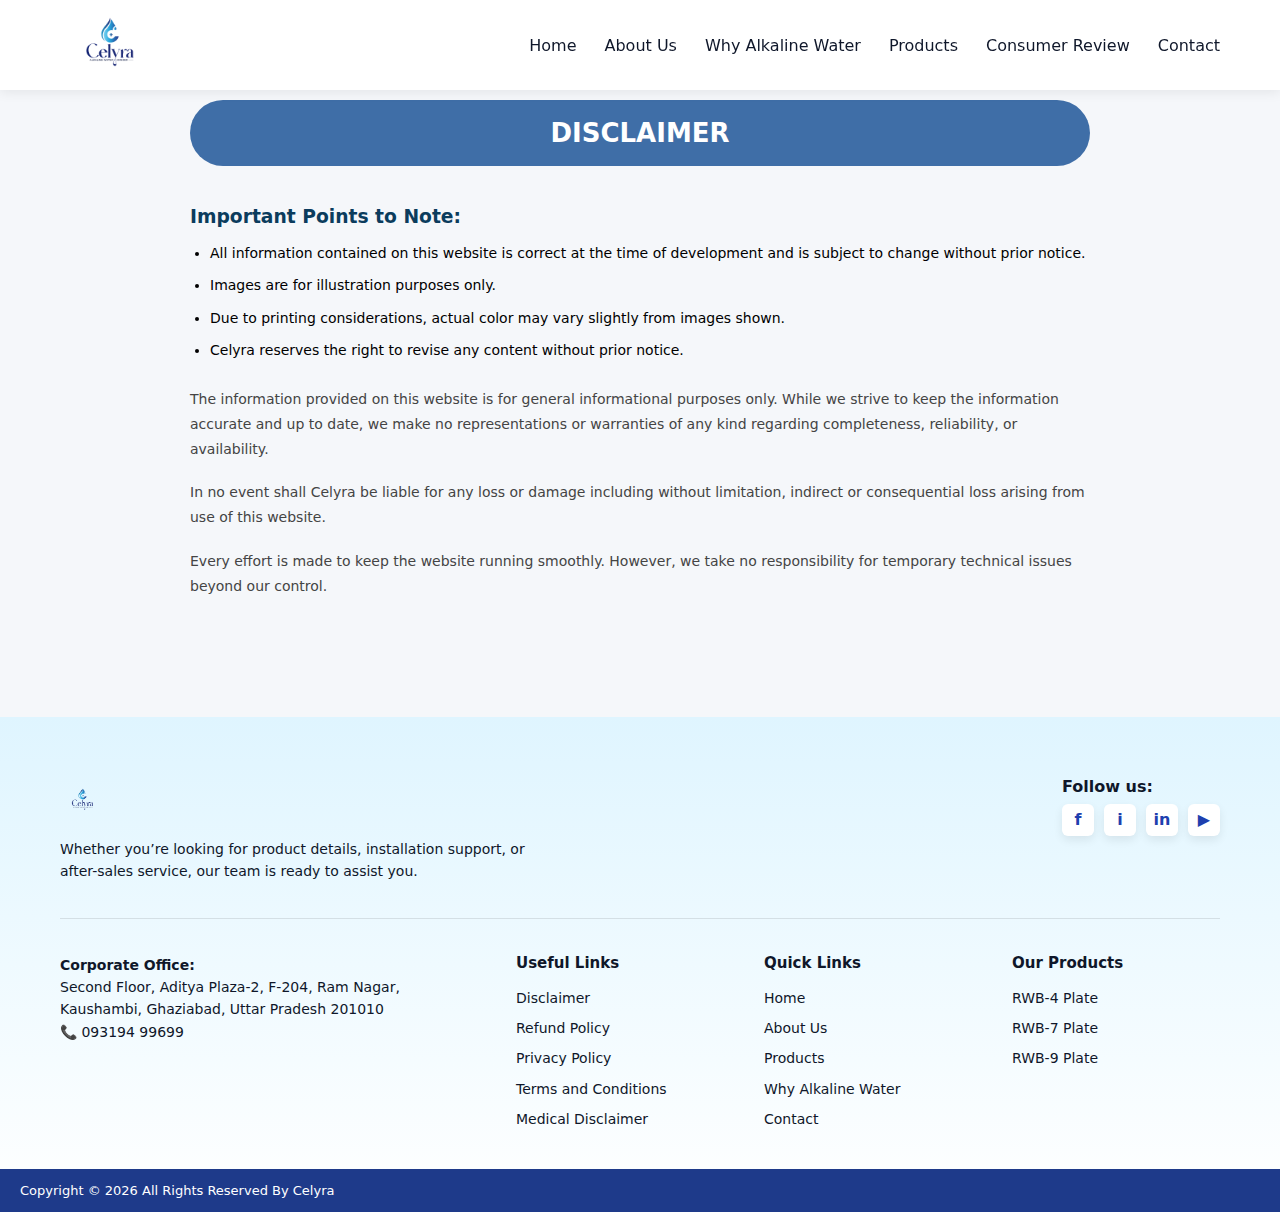
<file: disclaimer.html>
<!DOCTYPE html>
<html lang="en">
<head>
  <meta charset="UTF-8" />
  <meta name="viewport" content="width=device-width, initial-scale=1.0" />
  <title>Disclaimer - Celyra</title>

  <link rel="stylesheet" href="style.css" />
</head>
<body>

  <!-- ================= NAVBAR ================= -->
  <header class="navbar">
    <div class="logo">
      <img src="./images/Celyra png.png" alt="Celyra Logo" />
    </div>

    <nav>
      <a href="index.html">Home</a>
      <a href="index.html#about">About Us</a>
      <a href="index.html#why-alkaline">Why Alkaline Water</a>
      <a href="index.html#products">Products</a>
      <a href="index.html#consumer-review">Consumer Review</a>
      <a href="index.html#contact">Contact</a>
    </nav>
  </header>


  <!-- ================= DISCLAIMER SECTION ================= -->
  <section class="disclaimer-section">
    <div class="disclaimer-container">

      <div class="disclaimer-title">
        DISCLAIMER
      </div>

      <div class="disclaimer-content">
        <h3>Important Points to Note:</h3>

        <ul>
          <li>All information contained on this website is correct at the time of development and is subject to change without prior notice.</li>
          <li>Images are for illustration purposes only.</li>
          <li>Due to printing considerations, actual color may vary slightly from images shown.</li>
          <li>Celyra reserves the right to revise any content without prior notice.</li>
        </ul>

        <p>
          The information provided on this website is for general informational purposes only. 
          While we strive to keep the information accurate and up to date, 
          we make no representations or warranties of any kind regarding 
          completeness, reliability, or availability.
        </p>

        <p>
          In no event shall Celyra be liable for any loss or damage including without limitation,
          indirect or consequential loss arising from use of this website.
        </p>

        <p>
          Every effort is made to keep the website running smoothly. However,
          we take no responsibility for temporary technical issues beyond our control.
        </p>

      </div>

    </div>
  </section>


  <!-- ================= FOOTER ================= -->
  <footer class="site-footer">
    <div class="footer-container">

      <div class="footer-top">
        <div class="footer-brand">
          <img src="./images/Celyra png.png" alt="Celyra" class="footer-logo" />
          <p>
            Whether you’re looking for product details, installation support,
            or after-sales service, our team is ready to assist you.
          </p>
        </div>

        <div class="footer-social">
          <p>Follow us:</p>
          <div class="social-icons">
            <a href="#">f</a>
            <a href="#">i</a>
            <a href="#">in</a>
            <a href="#">▶</a>
          </div>
        </div>
      </div>

      <hr />

      <div class="footer-links">
        <div class="footer-col">
          <p class="bold">Corporate Office:</p>
          <p>
            Second Floor, Aditya Plaza-2, F-204, Ram Nagar,
            Kaushambi, Ghaziabad, Uttar Pradesh 201010
          </p>
          <p>📞 093194 99699</p>
        </div>

        <div class="footer-col">
          <h4>Useful Links</h4>
          <ul>
            <li><a href="disclaimer.html">Disclaimer</a></li>
            <li><a href="./refund-policy.html">Refund Policy</a></li>
            <li><a href="./privacy-policy.html">Privacy Policy</a></li>
            <li><a href="./terms-and-conditions.html">Terms and Conditions</a></li>
            <li><a href="./medical.html">Medical Disclaimer</a></li>
          </ul>
        </div>

        <div class="footer-col">
          <h4>Quick Links</h4>
          <ul>
            <li><a href="index.html">Home</a></li>
            <li><a href="index.html#about">About Us</a></li>
            <li><a href="index.html#products">Products</a></li>
            <li><a href="index.html#why-alkaline">Why Alkaline Water</a></li>
            <li><a href="index.html#contact">Contact</a></li>
          </ul>
        </div>

        <div class="footer-col">
          <h4>Our Products</h4>
          <ul>
            <li><a href="#">RWB-4 Plate</a></li>
            <li><a href="#">RWB-7 Plate</a></li>
            <li><a href="#">RWB-9 Plate</a></li>
          </ul>
        </div>
      </div>
    </div>

    <div class="footer-bottom">
      <p>Copyright © 2026 All Rights Reserved By Celyra</p>
    </div>
  </footer>

</body>
</html>
</file>
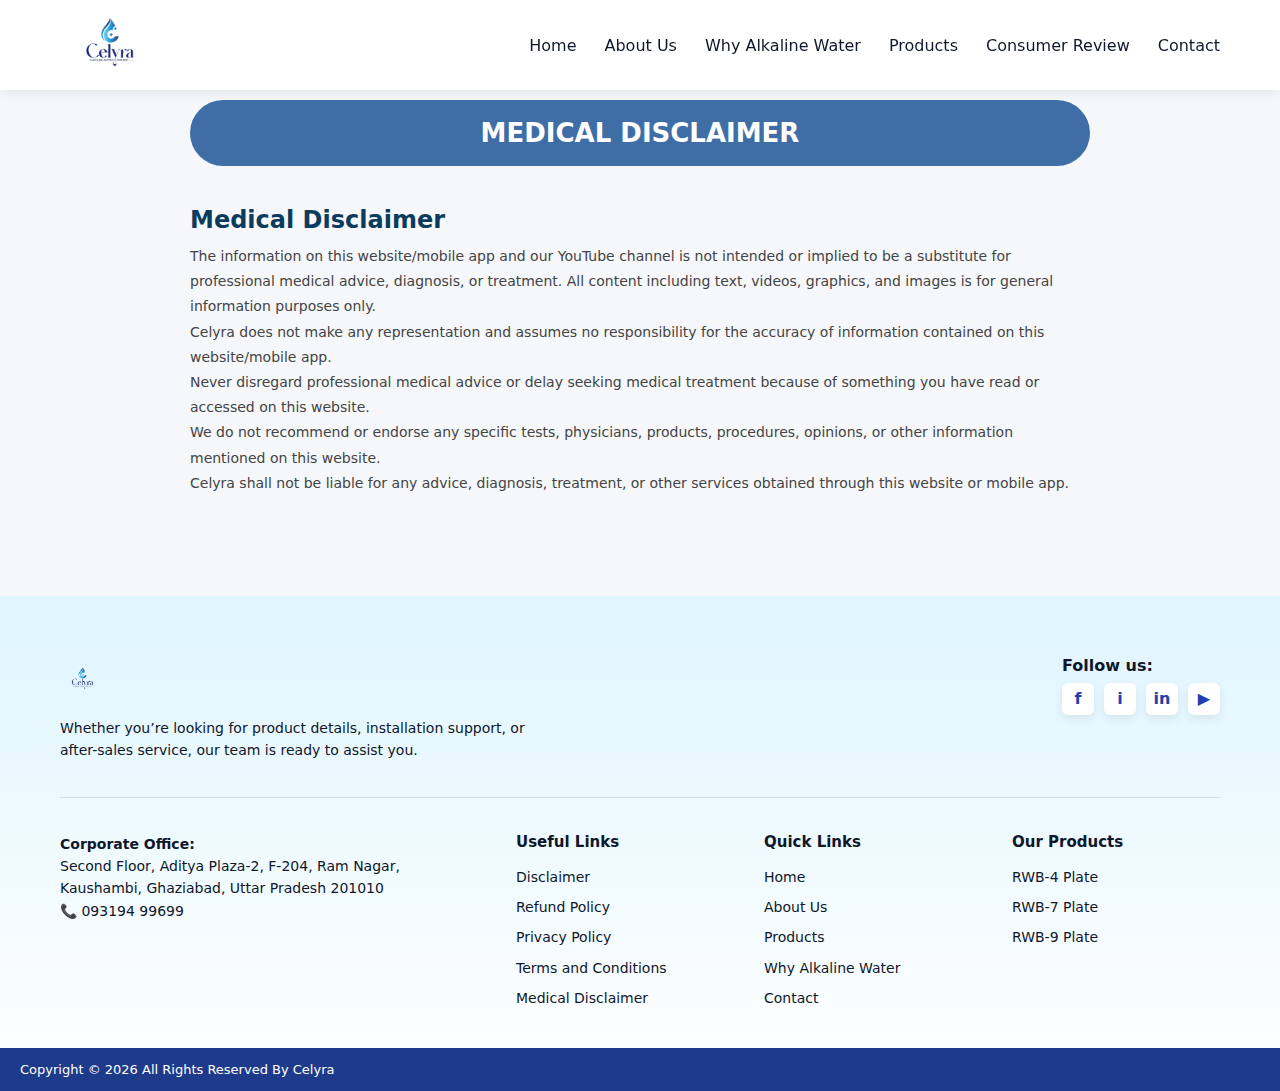
<file: medical.html>
<!DOCTYPE html>
<html lang="en">
<head>
  <meta charset="UTF-8" />
  <meta name="viewport" content="width=device-width, initial-scale=1.0" />
  <title>Refund Policy</title>

  <link rel="stylesheet" href="style.css" />
</head>
<body>

  <header class="navbar">
  <div class="logo">
    <img src="./images/Celyra png.png" alt="Celyra Logo" />
  </div>

  <!-- Hamburger Icon -->
  <div class="hamburger" id="hamburger">
    ☰
  </div>

  <nav id="nav-menu">
    <a href="index.html">Home</a>
    <a href="index.html#about">About Us</a>
    <a href="index.html#why-alkaline">Why Alkaline Water</a>
    <a href="index.html#products">Products</a>
    <a href="index.html#consumer-review">Consumer Review</a>
    <a href="index.html#contact">Contact</a>
  </nav>
</header>

  <!-- ================= MEDICAL DISCLAIMER ================= -->
<section class="medical-section">
  <div class="medical-container">

    <div class="medical-title">
      MEDICAL DISCLAIMER
    </div>

    <div class="medical-content">

      <h2>Medical Disclaimer</h2>

      <p>
        The information on this website/mobile app and our YouTube channel is not intended
        or implied to be a substitute for professional medical advice, diagnosis, or treatment.
        All content including text, videos, graphics, and images is for general information purposes only.
      </p>

      <p>
        Celyra does not make any representation and assumes no responsibility for the
        accuracy of information contained on this website/mobile app.
      </p>

      <p>
        Never disregard professional medical advice or delay seeking medical treatment
        because of something you have read or accessed on this website.
      </p>

      <p>
        We do not recommend or endorse any specific tests, physicians, products,
        procedures, opinions, or other information mentioned on this website.
      </p>

      <p>
        Celyra shall not be liable for any advice, diagnosis, treatment,
        or other services obtained through this website or mobile app.
      </p>

    </div>

  </div>
</section>

<!-- ================= FOOTER ================= -->
  <footer class="site-footer">
    <div class="footer-container">

      <div class="footer-top">
        <div class="footer-brand">
          <img src="./images/Celyra png.png" alt="Celyra" class="footer-logo" />
          <p>
            Whether you’re looking for product details, installation support,
            or after-sales service, our team is ready to assist you.
          </p>
        </div>

        <div class="footer-social">
          <p>Follow us:</p>
          <div class="social-icons">
            <a href="#">f</a>
            <a href="#">i</a>
            <a href="#">in</a>
            <a href="#">▶</a>
          </div>
        </div>
      </div>

      <hr />

      <div class="footer-links">
        <div class="footer-col">
          <p class="bold">Corporate Office:</p>
          <p>
            Second Floor, Aditya Plaza-2, F-204, Ram Nagar,
            Kaushambi, Ghaziabad, Uttar Pradesh 201010
          </p>
          <p>📞 093194 99699</p>
        </div>

        <div class="footer-col">
          <h4>Useful Links</h4>
          <ul>
            <li><a href="disclaimer.html">Disclaimer</a></li>
            <li><a href="./refund-policy.html">Refund Policy</a></li>
            <li><a href="./privacy-policy.html">Privacy Policy</a></li>
            <li><a href="./terms-and-conditions.html">Terms and Conditions</a></li>
            <li><a href="./medical.html">Medical Disclaimer</a></li>
          </ul>
        </div>

        <div class="footer-col">
          <h4>Quick Links</h4>
          <ul>
            <li><a href="index.html">Home</a></li>
            <li><a href="index.html#about">About Us</a></li>
            <li><a href="index.html#products">Products</a></li>
            <li><a href="index.html#why-alkaline">Why Alkaline Water</a></li>
            <li><a href="index.html#contact">Contact</a></li>
          </ul>
        </div>

        <div class="footer-col">
          <h4>Our Products</h4>
          <ul>
            <li><a href="index.html#products">RWB-4 Plate</a></li>
            <li><a href="index.html#products">RWB-7 Plate</a></li>
            <li><a href="index.html#products">RWB-9 Plate</a></li>
          </ul>
        </div>
      </div>
    </div>

    <div class="footer-bottom">
      <p>Copyright © 2026 All Rights Reserved By Celyra</p>
    </div>
  </footer>

</body>
</html>
</file>
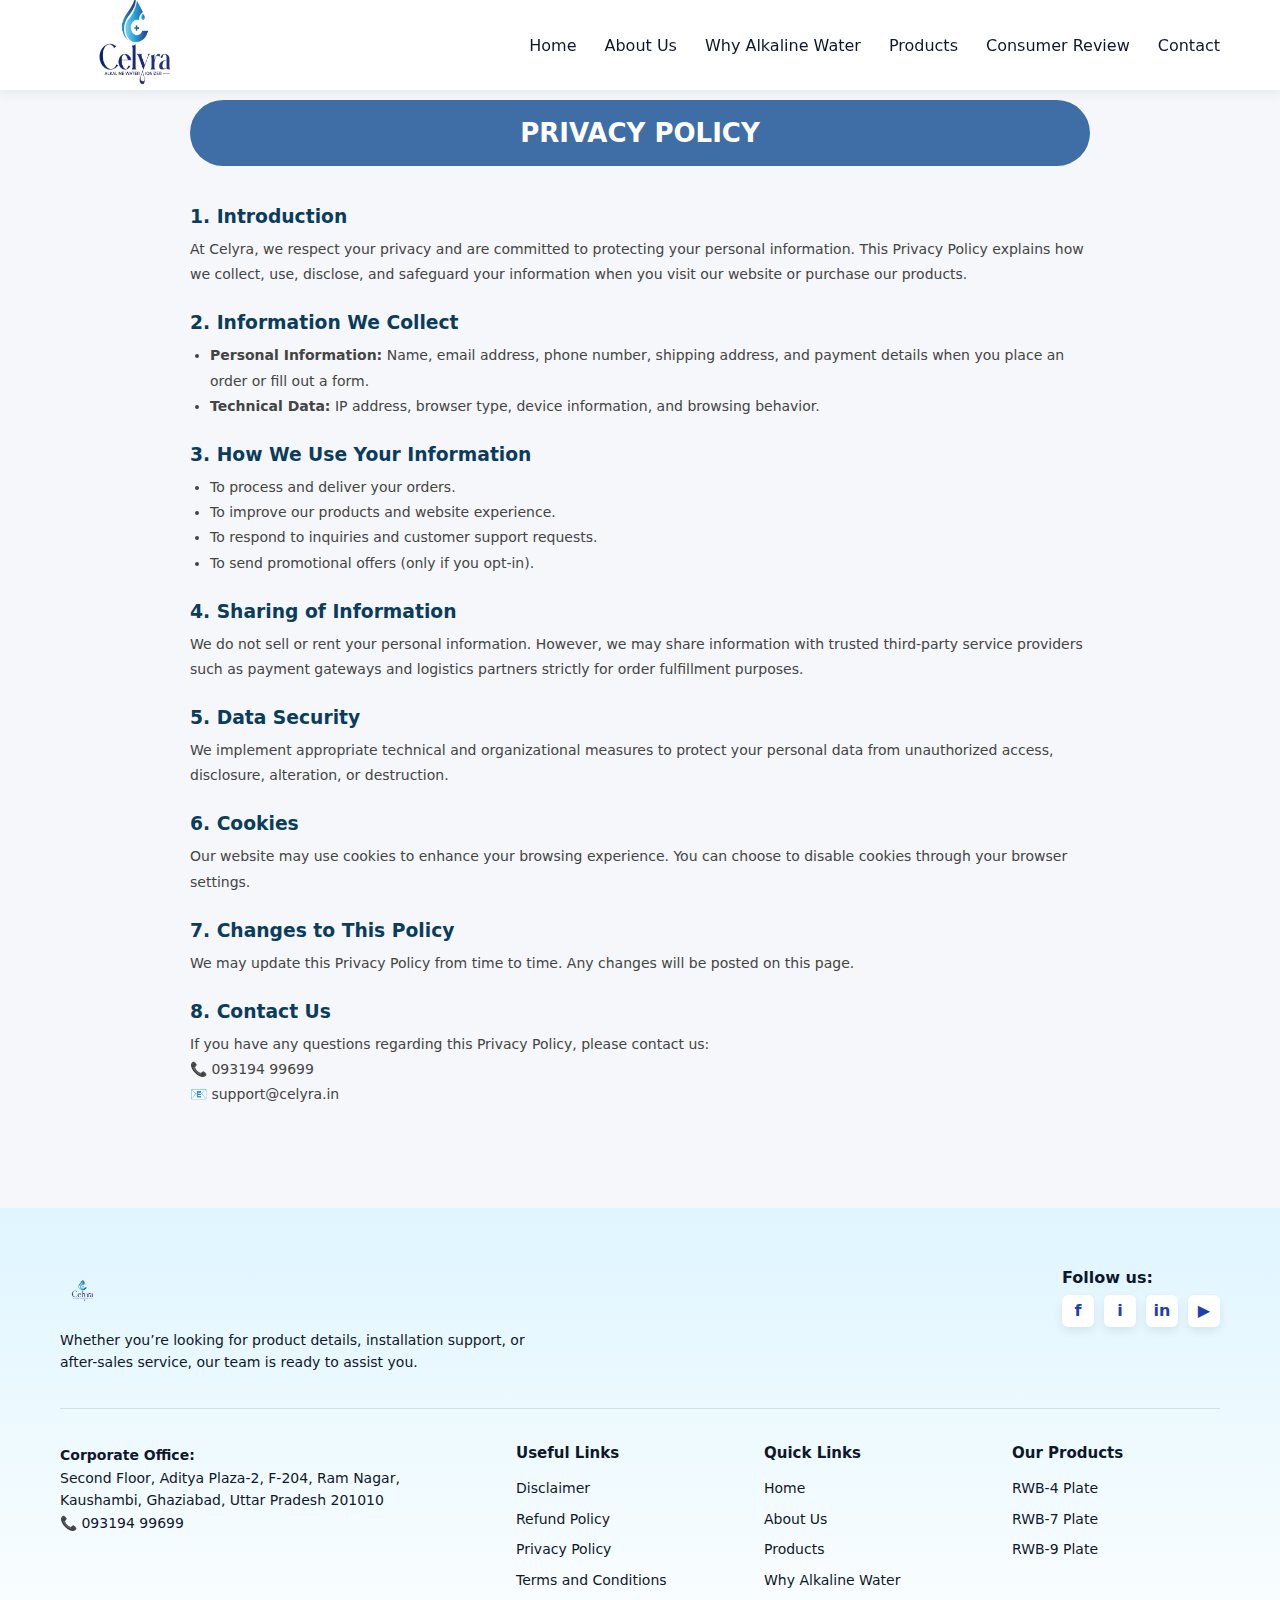
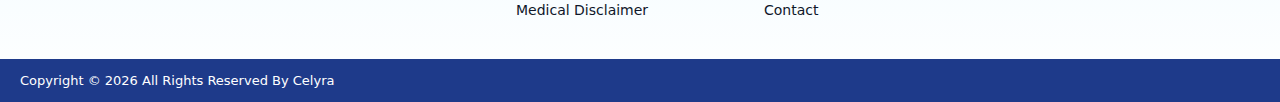
<file: privacy-policy.html>
<!DOCTYPE html>
<html lang="en">

<head>
    <meta charset="UTF-8" />
    <meta name="viewport" content="width=device-width, initial-scale=1.0" />
    <title>Privacy Policy</title>

    <link rel="stylesheet" href="style.css" />
</head>

<body>

    <!-- ================= NAVBAR ================= -->
    <header class="navbar">
        <div class="logo">
            <img src="./images/Celyra png.png" alt="Celyra Logo" style="width: 150px; height: 180px;" />
        </div>

        <!-- Hamburger Icon -->
        <div class="hamburger" id="hamburger">
            ☰
        </div>

        <nav id="nav-menu">
            <a href="index.html">Home</a>
            <a href="index.html#about">About Us</a>
            <a href="index.html#why-alkaline">Why Alkaline Water</a>
            <a href="index.html#products">Products</a>
            <a href="index.html#consumer-review">Consumer Review</a>
            <a href="index.html#contact">Contact</a>
        </nav>
    </header>


    <section class="privacy-section">
        <div class="privacy-container">

            <div class="privacy-title">
                PRIVACY POLICY
            </div>

            <div class="privacy-content">

                <h3>1. Introduction</h3>
                <p>
                    At Celyra, we respect your privacy and are committed to protecting
                    your personal information. This Privacy Policy explains how we collect,
                    use, disclose, and safeguard your information when you visit our website
                    or purchase our products.
                </p>

                <h3>2. Information We Collect</h3>
                <ul>
                    <li>
                        <strong>Personal Information:</strong> Name, email address, phone number,
                        shipping address, and payment details when you place an order or fill out a form.
                    </li>
                    <li>
                        <strong>Technical Data:</strong> IP address, browser type, device information,
                        and browsing behavior.
                    </li>
                </ul>

                <h3>3. How We Use Your Information</h3>
                <ul>
                    <li>To process and deliver your orders.</li>
                    <li>To improve our products and website experience.</li>
                    <li>To respond to inquiries and customer support requests.</li>
                    <li>To send promotional offers (only if you opt-in).</li>
                </ul>

                <h3>4. Sharing of Information</h3>
                <p>
                    We do not sell or rent your personal information. However, we may share
                    information with trusted third-party service providers such as payment
                    gateways and logistics partners strictly for order fulfillment purposes.
                </p>

                <h3>5. Data Security</h3>
                <p>
                    We implement appropriate technical and organizational measures to protect
                    your personal data from unauthorized access, disclosure, alteration, or destruction.
                </p>

                <h3>6. Cookies</h3>
                <p>
                    Our website may use cookies to enhance your browsing experience.
                    You can choose to disable cookies through your browser settings.
                </p>

                <h3>7. Changes to This Policy</h3>
                <p>
                    We may update this Privacy Policy from time to time.
                    Any changes will be posted on this page.
                </p>

                <h3>8. Contact Us</h3>
                <p>
                    If you have any questions regarding this Privacy Policy,
                    please contact us:
                </p>

                <p>
                    📞 093194 99699 <br>
                    📧 support@celyra.in
                </p>

            </div>

        </div>
    </section>

    <!-- ================= FOOTER ================= -->
    <footer class="site-footer">
        <div class="footer-container">

            <div class="footer-top">
                <div class="footer-brand">
                    <img src="./images/Celyra png.png" alt="Celyra" class="footer-logo" />
                    <p>
                        Whether you’re looking for product details, installation support,
                        or after-sales service, our team is ready to assist you.
                    </p>
                </div>

                <div class="footer-social">
                    <p>Follow us:</p>
                    <div class="social-icons">
                        <a href="#">f</a>
                        <a href="#">i</a>
                        <a href="#">in</a>
                        <a href="#">▶</a>
                    </div>
                </div>
            </div>

            <hr />

            <div class="footer-links">
                <div class="footer-col">
                    <p class="bold">Corporate Office:</p>
                    <p>
                        Second Floor, Aditya Plaza-2, F-204, Ram Nagar,
                        Kaushambi, Ghaziabad, Uttar Pradesh 201010
                    </p>
                    <p>📞 093194 99699</p>
                </div>

                <div class="footer-col">
                    <h4>Useful Links</h4>
                    <ul>
                        <li><a href="disclaimer.html">Disclaimer</a></li>
                        <li><a href="./refund-policy.html">Refund Policy</a></li>
                        <li><a href="./privacy-policy.html">Privacy Policy</a></li>
                        <li><a href="./terms-and-conditions.html">Terms and Conditions</a></li>
                        <li><a href="./medical.html">Medical Disclaimer</a></li>
                    </ul>
                </div>

                <div class="footer-col">
                    <h4>Quick Links</h4>
                    <ul>
                        <li><a href="index.html">Home</a></li>
                        <li><a href="index.html#about">About Us</a></li>
                        <li><a href="index.html#products">Products</a></li>
                        <li><a href="index.html#why-alkaline">Why Alkaline Water</a></li>
                        <li><a href="index.html#contact">Contact</a></li>
                    </ul>
                </div>

                <div class="footer-col">
                    <h4>Our Products</h4>
                    <ul>
                        <li><a href="index.html#products">RWB-4 Plate</a></li>
                        <li><a href="index.html#products">RWB-7 Plate</a></li>
                        <li><a href="index.html#products">RWB-9 Plate</a></li>
                    </ul>
                </div>
            </div>
        </div>

        <div class="footer-bottom">
            <p>Copyright © 2026 All Rights Reserved By Celyra</p>
        </div>
    </footer>

</body>

</html>
</file>
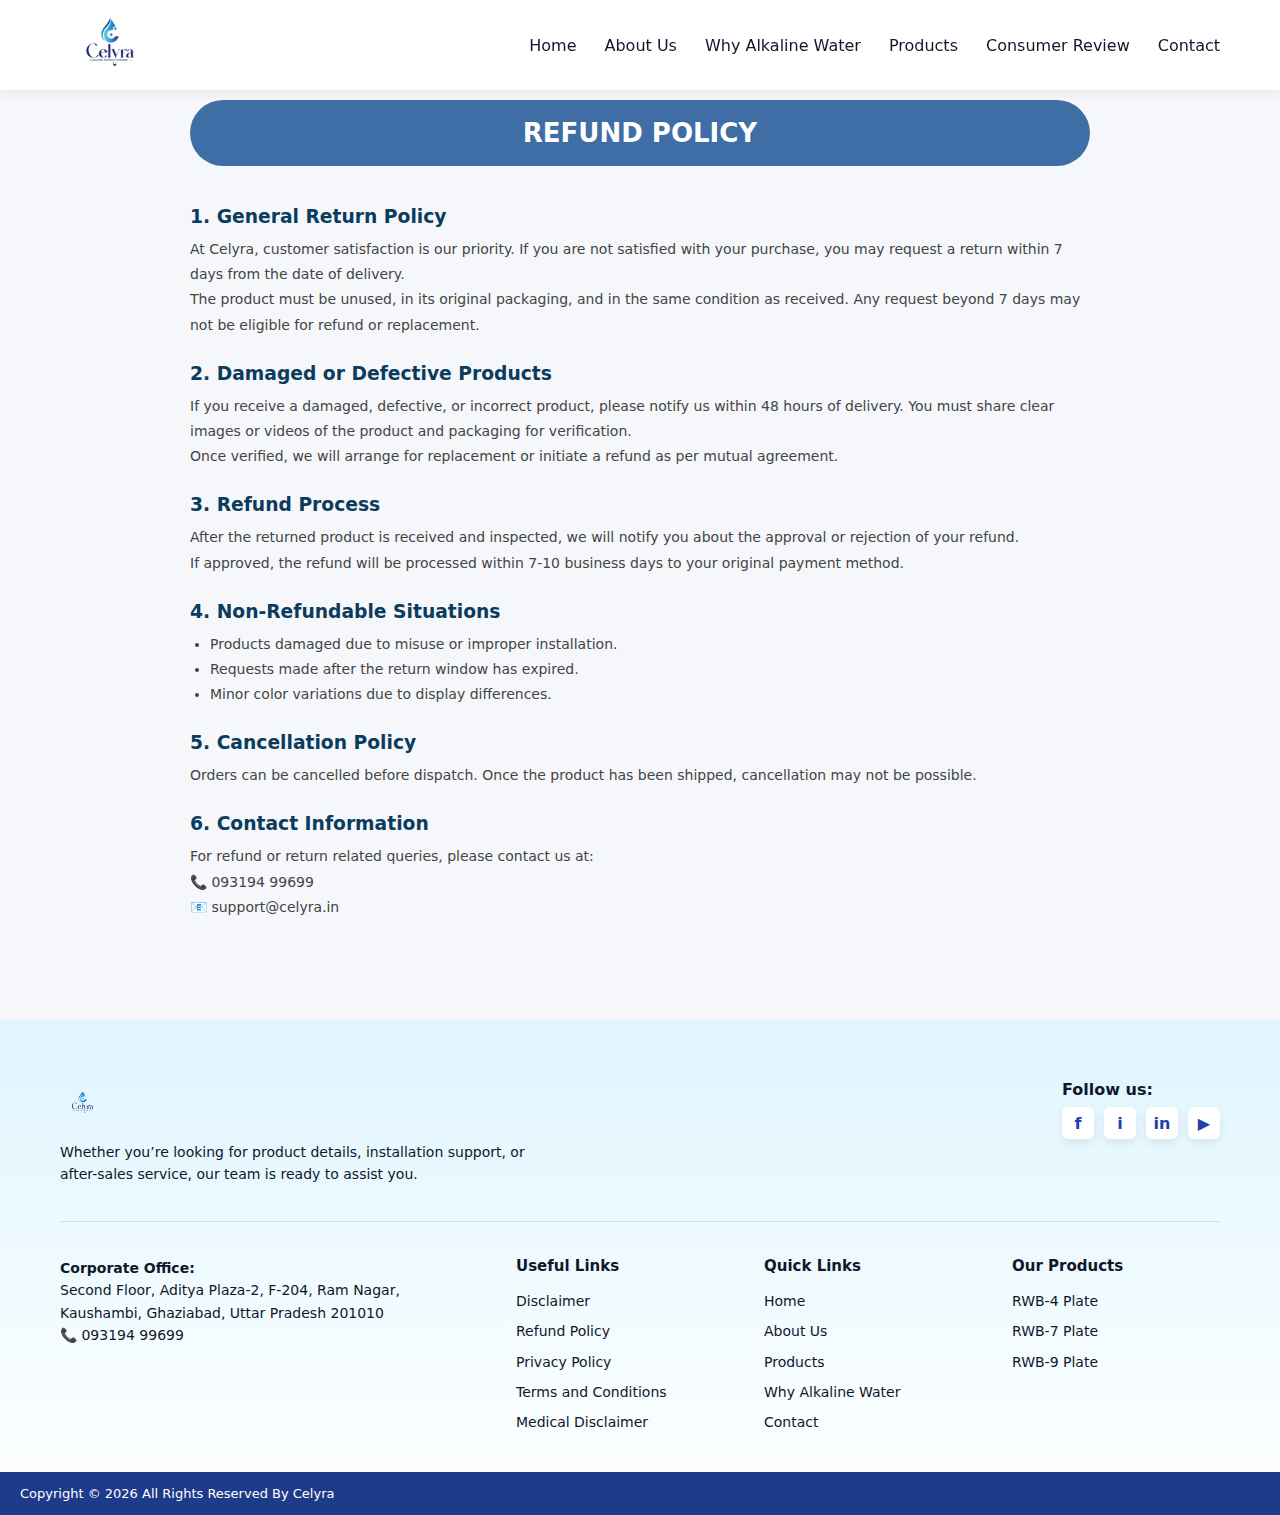
<file: refund-policy.html>
<!DOCTYPE html>
<html lang="en">
<head>
  <meta charset="UTF-8" />
  <meta name="viewport" content="width=device-width, initial-scale=1.0" />
  <title>Refund Policy</title>

  <link rel="stylesheet" href="style.css" />
</head>
<body>

  <!-- ================= NAVBAR ================= -->
  <header class="navbar">
    <div class="logo">
      <img src="./images/Celyra png.png" alt="Celyra Logo" />
    </div>

    <nav>
      <a href="index.html">Home</a>
      <a href="index.html#about">About Us</a>
      <a href="index.html#why-alkaline">Why Alkaline Water</a>
      <a href="index.html#products">Products</a>
      <a href="index.html#consumer-review">Consumer Review</a>
      <a href="index.html#contact">Contact</a>
    </nav>
  </header>

  <section class="refund-section">
  <div class="refund-container">

    <div class="refund-title">
      REFUND POLICY
    </div>

    <div class="refund-content">

      <h3>1. General Return Policy</h3>
      <p>
        At Celyra, customer satisfaction is our priority. If you are not satisfied 
        with your purchase, you may request a return within 7 days from the date of delivery.
      </p>

      <p>
        The product must be unused, in its original packaging, and in the same condition 
        as received. Any request beyond 7 days may not be eligible for refund or replacement.
      </p>

      <h3>2. Damaged or Defective Products</h3>
      <p>
        If you receive a damaged, defective, or incorrect product, please notify us within 
        48 hours of delivery. You must share clear images or videos of the product and packaging 
        for verification.
      </p>

      <p>
        Once verified, we will arrange for replacement or initiate a refund as per mutual agreement.
      </p>

      <h3>3. Refund Process</h3>
      <p>
        After the returned product is received and inspected, we will notify you about the 
        approval or rejection of your refund.
      </p>

      <p>
        If approved, the refund will be processed within 7-10 business days to your original 
        payment method.
      </p>

      <h3>4. Non-Refundable Situations</h3>
      <ul>
        <li>Products damaged due to misuse or improper installation.</li>
        <li>Requests made after the return window has expired.</li>
        <li>Minor color variations due to display differences.</li>
      </ul>

      <h3>5. Cancellation Policy</h3>
      <p>
        Orders can be cancelled before dispatch. Once the product has been shipped, 
        cancellation may not be possible.
      </p>

      <h3>6. Contact Information</h3>
      <p>
        For refund or return related queries, please contact us at:
      </p>
      <p>
        📞 093194 99699 <br>
        📧 support@celyra.in
      </p>

    </div>
  </div>
</section>

<!-- ================= FOOTER ================= -->
  <footer class="site-footer">
    <div class="footer-container">

      <div class="footer-top">
        <div class="footer-brand">
          <img src="./images/Celyra png.png" alt="Celyra" class="footer-logo" />
          <p>
            Whether you’re looking for product details, installation support,
            or after-sales service, our team is ready to assist you.
          </p>
        </div>

        <div class="footer-social">
          <p>Follow us:</p>
          <div class="social-icons">
            <a href="#">f</a>
            <a href="#">i</a>
            <a href="#">in</a>
            <a href="#">▶</a>
          </div>
        </div>
      </div>

      <hr />

      <div class="footer-links">
        <div class="footer-col">
          <p class="bold">Corporate Office:</p>
          <p>
            Second Floor, Aditya Plaza-2, F-204, Ram Nagar,
            Kaushambi, Ghaziabad, Uttar Pradesh 201010
          </p>
          <p>📞 093194 99699</p>
        </div>

        <div class="footer-col">
          <h4>Useful Links</h4>
          <ul>
            <li><a href="disclaimer.html">Disclaimer</a></li>
            <li><a href="./refund-policy.html">Refund Policy</a></li>
            <li><a href="./privacy-policy.html">Privacy Policy</a></li>
            <li><a href="./terms-and-conditions.html">Terms and Conditions</a></li>
            <li><a href="./medical.html">Medical Disclaimer</a></li>
          </ul>
        </div>

        <div class="footer-col">
          <h4>Quick Links</h4>
          <ul>
            <li><a href="index.html">Home</a></li>
            <li><a href="index.html#about">About Us</a></li>
            <li><a href="index.html#products">Products</a></li>
            <li><a href="index.html#why-alkaline">Why Alkaline Water</a></li>
            <li><a href="index.html#contact">Contact</a></li>
          </ul>
        </div>

        <div class="footer-col">
          <h4>Our Products</h4>
          <ul>
            <li><a href="#">RWB-4 Plate</a></li>
            <li><a href="#">RWB-7 Plate</a></li>
            <li><a href="#">RWB-9 Plate</a></li>
          </ul>
        </div>
      </div>
    </div>

    <div class="footer-bottom">
      <p>Copyright © 2026 All Rights Reserved By Celyra</p>
    </div>
  </footer>

</body>
</html>
</file>
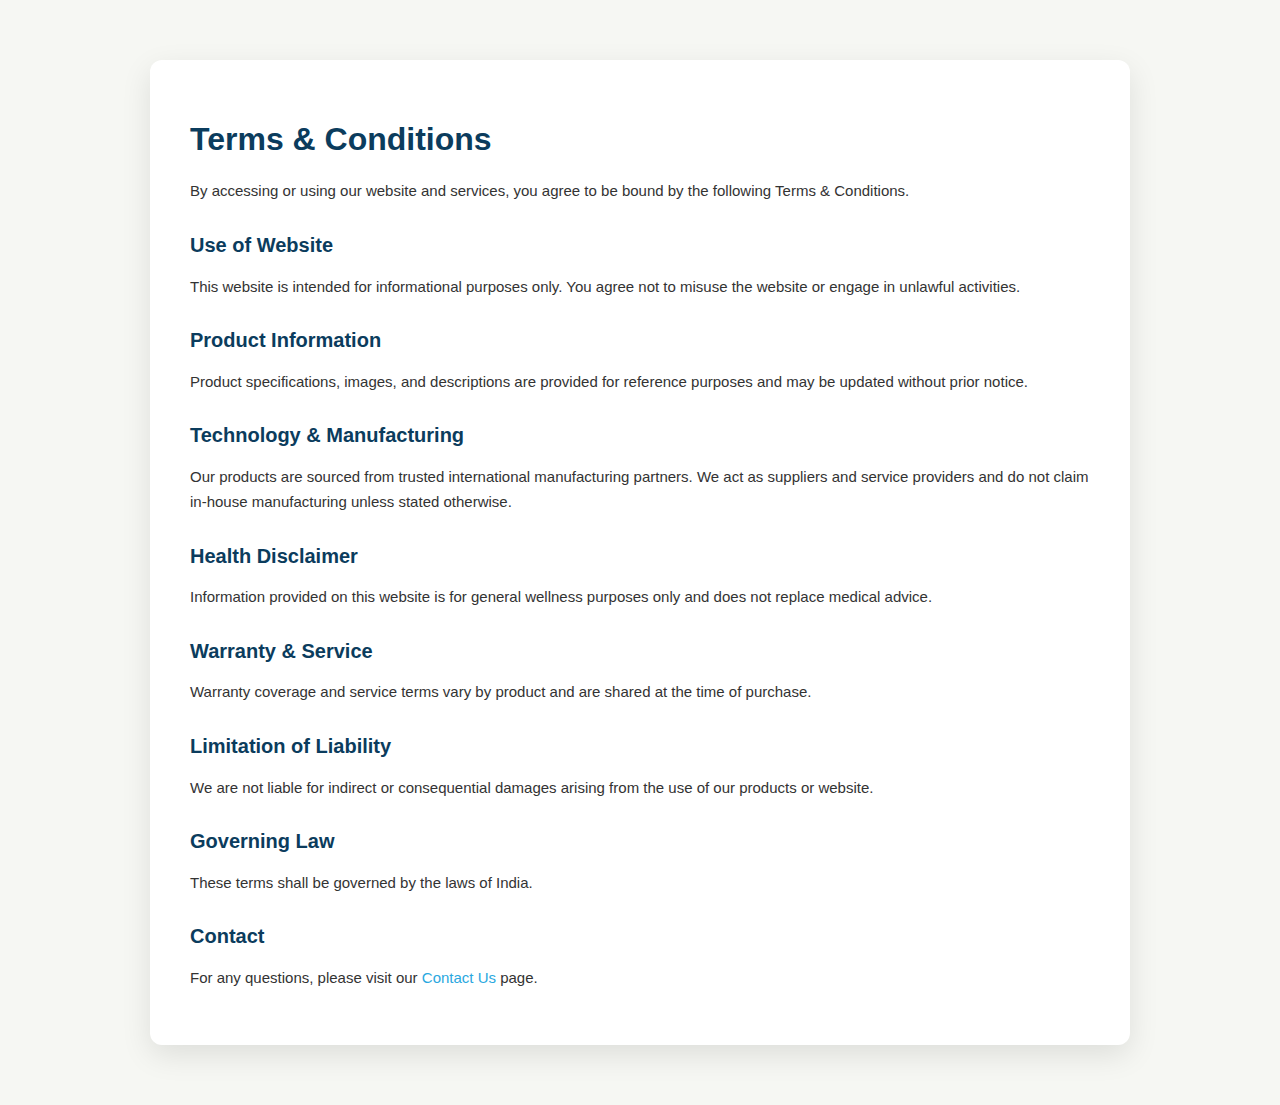
<file: terms-and-conditions.html>
<!DOCTYPE html>
<html lang="en">
<head>
  <meta charset="UTF-8">
  <title>Terms & Conditions | Prime Water</title>
  <meta name="viewport" content="width=device-width, initial-scale=1.0">
  <style>
    body {
      font-family: Arial, sans-serif;
      background: #f6f7f3;
      margin: 0;
      padding: 0;
      color: #333;
    }

    .terms-container {
      max-width: 900px;
      margin: 60px auto;
      background: #ffffff;
      padding: 40px;
      border-radius: 12px;
      box-shadow: 0 10px 30px rgba(0,0,0,0.1);
    }

    h1 {
      font-size: 32px;
      margin-bottom: 20px;
      color: #0b3c5d;
    }

    h2 {
      font-size: 20px;
      margin-top: 30px;
      color: #0b3c5d;
    }

    p {
      font-size: 15px;
      line-height: 1.7;
      margin-top: 10px;
    }

    a {
      color: #2aa8e0;
      text-decoration: none;
    }
  </style>
</head>

<body>

  <div class="terms-container">
    <h1>Terms & Conditions</h1>

    <p>
      By accessing or using our website and services, you agree to be bound by
      the following Terms & Conditions.
    </p>

    <h2>Use of Website</h2>
    <p>
      This website is intended for informational purposes only. You agree not
      to misuse the website or engage in unlawful activities.
    </p>

    <h2>Product Information</h2>
    <p>
      Product specifications, images, and descriptions are provided for
      reference purposes and may be updated without prior notice.
    </p>

    <h2>Technology & Manufacturing</h2>
    <p>
      Our products are sourced from trusted international manufacturing
      partners. We act as suppliers and service providers and do not claim
      in-house manufacturing unless stated otherwise.
    </p>

    <h2>Health Disclaimer</h2>
    <p>
      Information provided on this website is for general wellness purposes
      only and does not replace medical advice.
    </p>

    <h2>Warranty & Service</h2>
    <p>
      Warranty coverage and service terms vary by product and are shared at the
      time of purchase.
    </p>

    <h2>Limitation of Liability</h2>
    <p>
      We are not liable for indirect or consequential damages arising from the
      use of our products or website.
    </p>

    <h2>Governing Law</h2>
    <p>
      These terms shall be governed by the laws of India.
    </p>

    <h2>Contact</h2>
    <p>
      For any questions, please visit our <a href="contact.html">Contact Us</a> page.
    </p>
  </div>

</body>
</html>
</file>
<file: style.css>
/* RESET */
* {
  margin: 0;
  padding: 0;
  box-sizing: border-box;
  font-family: system-ui, -apple-system, BlinkMacSystemFont, "Segoe UI", sans-serif;
}

a {
  text-decoration: none;
  color: inherit;
}

/* =====================
   NAVBAR
===================== */
.navbar {
  height: 90px;
  padding: 0 60px;
  background: #ffffff;
  display: flex;
  align-items: center;
  justify-content: space-between;
  box-shadow: 0 2px 12px rgba(0,0,0,0.08);
  position: fixed;
  top: 0;
  left: 0;
  width: 100%;
  z-index: 9999;
}

.logo img {
  height: 100px;
  width: auto;
}

/* NAV LINKS */
.navbar nav {
  display: flex;
  align-items: center;
  gap: 28px;
}

.navbar nav a {
  font-size: 16px;
  font-weight: 500;
  color: #0f172a;
}

.navbar nav a:hover {
  color: #2563eb;
}
/* =====================
   HAMBURGER
===================== */
.hamburger {
  display: none;
  font-size: 30px;
  cursor: pointer;
  color: #0f172a;
}

/* =====================
   MOBILE RESPONSIVE
===================== */
@media (max-width: 992px) {

  .navbar {
    padding: 0 25px;
  }

  .hamburger {
    display: block;
  }

  .navbar nav {
    position: absolute;
    top: 90px;
    right: 0;
    width: 100%;
    background: #ffffff;
    flex-direction: column;
    align-items: center;
    gap: 20px;
    padding: 30px 0;
    display: none;
    box-shadow: 0 10px 25px rgba(0,0,0,0.08);
  }

  .navbar nav.active {
    display: flex;
  }

  .navbar nav a {
    font-size: 18px;
  }

}

/* =====================
   HERO / SLIDER
===================== */
.hero {
  margin-top: 90px;
  height: 550px;
  width: 100%;
  position: relative;
  overflow: hidden;
}

.slider {
  width: 100%;
  height: 100%;
  position: relative;
  background: #000;
}

.slide {
  position: absolute;
  inset: 0;
  width: 100%;
  height: 100%;
  object-fit: cover;
  object-position: center;
  opacity: 0;
  transition: opacity 0.7s ease-in-out;
}

.slide.active {
  opacity: 1;
  z-index: 1;
}

/* SLIDER BUTTONS */
.nav {
  position: absolute;
  top: 50%;
  transform: translateY(-50%);
  background: rgba(0,0,0,0.45);
  color: #fff;
  border: none;
  font-size: 26px;
  padding: 12px 18px;
  cursor: pointer;
  border-radius: 6px;
  z-index: 2;
}

.prev { left: 24px; }
.next { right: 24px; }

.nav:hover {
  background: rgba(0,0,0,0.7);
}

/* =====================
   CTA STRIP
===================== */
.cta-strip {
  width: 100%;
  background: linear-gradient(90deg, #0b3fa8, #0a66ff);
  padding: 28px 0;
}

.cta-content {
  max-width: 1200px;
  margin: auto;
  padding: 0 40px;
  display: flex;
  align-items: center;
  justify-content: space-between;
}

.cta-left {
  display: flex;
  align-items: center;
  gap: 14px;
  color: #fff;
}

.check-icon {
  width: 26px;
  height: 26px;
  border-radius: 50%;
  background: #0ea5e9;
  display: flex;
  align-items: center;
  justify-content: center;
  font-size: 14px;
}

.cta-left h2 {
  font-size: 20px;
  font-weight: 600;
}

.cta-btn {
  background: rgba(255,255,255,0.25);
  color: #fff;
  padding: 12px 22px;
  border-radius: 8px;
  font-weight: 500;
  transition: all 0.3s ease;
}

.cta-btn:hover {
  background: #ffffff;
  color: #0a66ff;
}

/* =====================
   ABOUT SECTION (UPDATED – SHORT + BUTTON)
===================== */
.about-section {
  padding: 90px 60px;
  background: #ffffff;
}

.about-container {
  max-width: 1280px;
  margin: 0 auto;
  display: grid;
  grid-template-columns: 1fr 1fr;
  align-items: center;
  gap: 64px;
}

/* IMAGE */
.about-image {
  display: flex;
  align-items: center;
  justify-content: center;
}

.about-image img {
  width: 100%;
  max-width: 480px;
  height: auto;
  object-fit: contain;
  border-radius: 14px;
  box-shadow: 0 18px 40px rgba(0, 0, 0, 0.12);
}

/* CONTENT */
.about-content {
  max-width: 560px;
}

.about-content h2 {
  font-size: 32px;
  color: #1e3a8a;
  font-weight: 700;
  margin-bottom: 18px;
  line-height: 1.3;
}

.about-content h2 span {
  display: block;
  font-size: 18px;
  font-weight: 600;
  color: #2563eb;
  margin-top: 6px;
}

.about-content p {
  font-size: 16px;
  color: #334155;
  line-height: 1.75;
  margin-bottom: 14px;
}

/* ABOUT BUTTON */
.about-btn {
  margin-top: 22px;
  padding: 12px 28px;
  background: linear-gradient(90deg, #2563eb, #1e40af);
  color: #ffffff;
  border: none;
  border-radius: 8px;
  font-size: 15px;
  font-weight: 600;
  cursor: pointer;
  transition: all 0.3s ease;
}

.about-btn:hover {
  transform: translateY(-2px);
  background: linear-gradient(90deg, #1e40af, #2563eb);
}

/* =====================
   ABOUT MODAL POPUP
===================== */

/* MODAL BACKGROUND */
.about-modal {
  display: none; /* hidden by default */
  position: fixed;
  z-index: 9999;
  left: 0;
  top: 0;
  width: 100%;
  height: 100%;
  background: rgba(0, 0, 0, 0.6);
  justify-content: center;
  align-items: center;
}

/* MODAL BOX */
.about-modal-content {
  background: #ffffff;
  width: 90%;
  max-width: 600px;
  padding: 40px;
  border-radius: 10px;
  position: relative;
  animation: fadeIn 0.3s ease-in-out;
}

/* CLOSE BUTTON */
.close-btn {
  position: absolute;
  top: 15px;
  right: 15px;
  background: #000;
  color: #fff;
  border: none;
  font-size: 20px;
  width: 35px;
  height: 35px;
  border-radius: 50%;
  cursor: pointer;
}

.close-btn:hover {
  background: red;
}

/* Animation */
@keyframes fadeIn {
  from {
    transform: scale(0.9);
    opacity: 0;
  }
  to {
    transform: scale(1);
    opacity: 1;
  }
}


/* =====================
   STATS SECTION
===================== */
/* STATS HEADING */
.stats-heading {
  text-align: center;
  margin-bottom: 40px;
  color: #ffffff;
}

.stats-heading h2 {
  font-size: 36px;
  font-weight: 700;
  margin-bottom: 8px;
}

.stats-heading p {
  font-size: 16px;
  opacity: 0.9;
}

.stats-section {
  width: 100%;
  background: #1e3a8a;   /* deep blue */
  padding: 70px 20px;
}

.stats-container {
  max-width: 1300px;
  margin: auto;
  display: grid;
  grid-template-columns: repeat(4, 1fr);
  gap: 30px;
}

/* CARD */
.stat-card {
  background: #f8fafc;
  border-radius: 14px;
  padding: 30px 20px;
  text-align: center;
}

/* NUMBER */
.stat-card h3 {
  font-size: 36px;
  font-weight: 700;
  color: #1e3a8a;
  margin-bottom: 8px;
}

/* LABEL */
.stat-card p {
  font-size: 14px;
  color: #1e40af;
  font-weight: 500;
}

/* ADD + / % SYMBOLS */
.stat-card:nth-child(1) h3::after,
.stat-card:nth-child(2) h3::after {
  font-size: 22px;
}

.stat-card:nth-child(3) h3::after {
  content: "%";
  font-size: 22px;
}

.stat-card:nth-child(4) h3::after {
  content: "+";
  font-size: 22px;
}

.human-water-section {
  background: #f6f7f3;
  padding: 90px 20px;
}

.human-water-container {
  max-width: 1200px;
  margin: auto;
}

/* HEADING */
.human-water-heading {
  text-align: center;
  margin-bottom: 70px;
}

.human-water-heading h2 {
  font-size: 38px;
  color: #2f4f4f;
  margin-bottom: 12px;
}

.human-water-heading p {
  max-width: 720px;
  margin: auto;
  font-size: 16px;
  color: #555;
}

/* BLOCKS */
.human-water-block {
  display: grid;
  grid-template-columns: 1fr 1fr;
  gap: 50px;
  align-items: center;
  margin-bottom: 70px;
}

.human-water-block.reverse {
  direction: rtl;
}

.human-water-block.reverse * {
  direction: ltr;
}

/* TEXT */
.human-water-text h3 {
  font-size: 26px;
  color: #2f4f4f;
  margin-bottom: 15px;
}

.human-water-text p {
  font-size: 16px;
  line-height: 1.8;
  color: #444;
  margin-bottom: 12px;
}

/* IMAGE */
.human-water-image img {
  width: 100%;
  border-radius: 18px;
  box-shadow: 0 12px 30px rgba(0,0,0,0.12);
}

/* HIGHLIGHT */
.human-water-highlight {
  background: #ffffff;
  border-radius: 20px;
  padding: 45px;
  text-align: center;
  box-shadow: 0 10px 25px rgba(0,0,0,0.08);
}

.human-water-highlight h3 {
  font-size: 28px;
  color: #2f4f4f;
  margin-bottom: 10px;
}

.human-water-highlight p {
  font-size: 16px;
  color: #444;
  line-height: 1.8;
}

.micro-cluster-section {
  background: #f9faf7;
  padding: 90px 20px;
}

.micro-cluster-container {
  max-width: 1200px;
  margin: auto;
}

/* HEADING */
.micro-cluster-heading {
  text-align: center;
  margin-bottom: 60px;
}

.micro-cluster-heading h2 {
  font-size: 38px;
  color: #2f5d50;
  margin-bottom: 12px;
}

.micro-cluster-heading p {
  max-width: 720px;
  margin: auto;
  font-size: 16px;
  color: #555;
  line-height: 1.6;
}

/* CONTENT */
.micro-cluster-content {
  display: grid;
  grid-template-columns: 1fr 1fr;
  gap: 50px;
  align-items: center;
  margin-bottom: 60px;
}

/* IMAGE */
.micro-cluster-image img {
  width: 100%;
  border-radius: 18px;
  box-shadow: 0 12px 30px rgba(0,0,0,0.12);
}

/* TEXT */
.micro-cluster-text h3 {
  font-size: 26px;
  color: #2f5d50;
  margin-bottom: 15px;
}

.micro-cluster-text p {
  font-size: 16px;
  color: #444;
  line-height: 1.8;
  margin-bottom: 14px;
}

/* BENEFITS */
.micro-cluster-benefits {
  display: grid;
  grid-template-columns: repeat(auto-fit, minmax(200px, 1fr));
  gap: 20px;
}

.benefit-box {
  background: #ffffff;
  border-radius: 14px;
  padding: 20px;
  text-align: center;
  font-weight: 600;
  color: #2f5d50;
  box-shadow: 0 8px 20px rgba(0,0,0,0.08);
}

/* =====================
   PRODUCT RANGE
===================== */
.product-range {
  padding: 90px 20px;
  background: #f8fafc;
}

.range-container {
  max-width: 1300px;
  margin: auto;
  text-align: center;
}

/* TITLE */
.product-range h2 {
  font-size: 30px;
  font-weight: 700;
  color: #1e3a8a;
  margin-bottom: 10px;
}

.range-subtitle {
  max-width: 720px;
  margin: 0 auto 50px;
  font-size: 15px;
  color: #475569;
  line-height: 1.6;
}

/* GRID */
.product-grid {
  display: grid;
  grid-template-columns: repeat(3, 1fr);
  gap: 30px;
}

/* CARD */
.product-card {
  background: #ffffff;
  border-radius: 16px;
  padding: 20px;
  box-shadow: 0 6px 18px rgba(0,0,0,0.08);
}

/* IMAGE WRAPPER */
.product-image {
  position: relative;
  border-radius: 14px;
  overflow: hidden;
}

/* IMAGE */
.product-image img {
  width: 100%;
  height: 220px;
  object-fit: contain;
  transition: transform 0.4s ease;
}

/* OVERLAY */
.product-overlay {
  position: absolute;
  inset: 0;
  background: rgba(15, 23, 42, 0.88);
  color: #ffffff;
  padding: 20px;

  display: flex;
  flex-direction: column;
  justify-content: center;
  text-align: center;

  opacity: 0;
  transform: translateY(10px);
  transition: all 0.4s ease;
}

/* OVERLAY TEXT */
.product-overlay h3 {
  font-size: 18px;
  margin-bottom: 10px;
}

.product-overlay p {
  font-size: 14px;
  line-height: 1.6;
  margin-bottom: 14px;
}

/* BUTTON */
.overlay-btn {
  display: inline-block;
  background: #2563eb;
  color: #ffffff;
  padding: 8px 14px;
  border-radius: 6px;
  font-size: 13px;
  font-weight: 500;
}

/* HOVER EFFECT */
.product-card:hover .product-overlay {
  opacity: 1;
  transform: translateY(0);
}

.product-card:hover img {
  transform: scale(1.05);
}

/* TITLE BELOW IMAGE */
.product-title {
  margin-top: 12px;
  font-size: 14px;
  font-weight: 600;
  color: #1e3a8a;
}

.oxidation-section {
  background: #4aa6f5;
  padding: 80px 20px;
  color: #fff;
}

.oxidation-container {
  max-width: 1200px;
  margin: auto;
}

.oxidation-heading {
  text-align: center;
  margin-bottom: 60px;
}

.oxidation-heading h2 {
  font-size: 36px;
  margin-bottom: 10px;
}

.oxidation-heading p {
  max-width: 700px;
  margin: auto;
  opacity: 0.9;
}

/* CONTENT BLOCKS */
.oxidation-block {
  display: grid;
  grid-template-columns: 1fr 1fr;
  gap: 40px;
  align-items: center;
  margin-bottom: 60px;
}

.oxidation-block.reverse {
  direction: rtl;
}

.oxidation-block.reverse * {
  direction: ltr;
}

.oxidation-text h3 {
  font-size: 26px;
  margin-bottom: 15px;
}

.oxidation-text p {
  font-size: 16px;
  line-height: 1.7;
  opacity: 0.95;
}

/* IMAGES */
.oxidation-image img {
  width: 100%;
  border-radius: 14px;
  box-shadow: 0 12px 30px rgba(0,0,0,0.25);
}

/* HIGHLIGHT */
.oxidation-highlight {
  text-align: center;
  background: rgba(255,255,255,0.15);
  padding: 40px;
  border-radius: 18px;
  margin-bottom: 60px;
}

.oxidation-highlight h3 {
  font-size: 28px;
  margin-bottom: 10px;
}

/* =========================
 ALKALINE WATER SECTION
========================= */

.alkaline-section {
  background: #f6f7f3;
  padding: 70px 20px;
}

/* HEADER */
.alkaline-header {
  text-align: center;
  margin-bottom: 40px;
}

.alkaline-header .drop-icon {
  font-size: 42px;
  margin-bottom: 8px;
}

.alkaline-header h2 {
  font-size: 34px;
  color: #2f3e46;
  margin-bottom: 5px;
}

.alkaline-header p {
  font-size: 14px;
  color: #6b6b6b;
}

/* CONTENT */
.alkaline-content {
  max-width: 1100px;
  margin: auto;
  display: grid;
  grid-template-columns: 1fr 1.2fr;
  gap: 35px;
  align-items: center;
}

/* IMAGE HEIGHT CONTROL */
.alkaline-image {
  height: 300px;            /* 👈 change height here */
  overflow: hidden;
  border-radius: 14px;
}

.alkaline-image img {
  width: 100%;
  height: 100%;
  object-fit: cover;        /* no stretch */
  object-position: center;
}

/* TEXT */
.alkaline-text h3 {
  font-size: 24px;
  color: #2f3e46;
  margin-bottom: 12px;
}

.alkaline-text p {
  font-size: 15px;
  color: #4a4a4a;
  line-height: 1.7;
  margin-bottom: 10px;
}

/* BENEFITS */
.alkaline-benefits {
  max-width: 1100px;
  margin: 50px auto 0;
  text-align: center;
}

.alkaline-benefits h3 {
  font-size: 26px;
  color: #2f3e46;
  margin-bottom: 25px;
}

.benefits-grid {
  display: grid;
  grid-template-columns: repeat(auto-fit, minmax(200px, 1fr));
  gap: 16px;
}

.benefit-card {
  background: #ffffff;
  color: #2f3e46;
  padding: 16px;
  border-radius: 12px;
  font-size: 14px;
  font-weight: 600;
  box-shadow: 0 6px 18px rgba(0,0,0,0.1);
  transition: transform 0.3s ease;
}

.benefit-card:hover {
  transform: translateY(-5px);
}

/* =========================
   SIMPLE ALKALINE SECTION
========================= */

.alkaline-simple-section {
  background: linear-gradient(to bottom, #f6f7f3, #eef3f9);
  padding: 100px 20px;
}

.alkaline-simple-container {
  max-width: 1200px;
  margin: auto;
  display: grid;
  grid-template-columns: 1.1fr 0.9fr;
  gap: 70px;
  align-items: center;
}

/* =========================
   LEFT TEXT
========================= */

.alkaline-simple-text h2 {
  font-size: 38px;
  color: #0b3c5d;
  margin-bottom: 15px;
  font-weight: 700;
}

.alkaline-simple-text p {
  font-size: 17px;
  color: #555;
  line-height: 1.8;
  margin-bottom: 35px;
  max-width: 520px;
}

/* =========================
   POINTS
========================= */

.alkaline-simple-points {
  display: grid;
  gap: 18px;
  margin-bottom: 45px;
}

.alkaline-simple-points .point {
  background: #ffffff;
  padding: 16px 22px;
  border-radius: 14px;
  font-weight: 600;
  color: #1e3a8a;
  box-shadow: 0 8px 22px rgba(0,0,0,0.06);
  transition: all 0.3s ease;
  cursor: default;
}

.alkaline-simple-points .point:hover {
  transform: translateX(8px);
  box-shadow: 0 12px 28px rgba(0,0,0,0.1);
}

/* =========================
   BROCHURE SECTION
========================= */

.alkaline-brochure {
  margin-top: 20px;
}

.alkaline-brochure h3 {
  font-size: 22px;
  color: #0b3c5d;
  margin-bottom: 10px;
}

.alkaline-brochure p {
  font-size: 14px;
  color: #555;
  margin-bottom: 18px;
}

/* Brochure Image */
.brochure-image {
  max-width: 220px;
  border-radius: 14px;
  box-shadow: 0 12px 30px rgba(0,0,0,0.12);
  transition: all 0.3s ease;
}

.brochure-image:hover {
  transform: scale(1.06);
}

/* Download Button */
.brochure-btn {
  display: inline-flex;
  align-items: center;
  gap: 10px;
  margin-top: 20px;
  padding: 14px 28px;
  background: linear-gradient(135deg, #0a66c2, #004aad);
  color: #fff;
  font-weight: 600;
  font-size: 15px;
  border-radius: 50px;
  text-decoration: none;
  box-shadow: 0 8px 20px rgba(0,74,173,0.3);
  transition: all 0.3s ease;
}

.brochure-btn:hover {
  transform: translateY(-3px);
  box-shadow: 0 14px 30px rgba(0,74,173,0.45);
}

/* =========================
   RIGHT IMAGE
========================= */

.alkaline-simple-image img {
  width: 100%;
  max-width: 480px;
  display: block;
  margin: auto;
  transition: transform 0.4s ease;
}

.alkaline-simple-image img:hover {
  transform: scale(1.04);
}

/* =========================
   RESPONSIVE
========================= */

@media (max-width: 900px) {

  .alkaline-simple-container {
    grid-template-columns: 1fr;
    text-align: center;
    gap: 50px;
  }

  .alkaline-simple-text p {
    margin-left: auto;
    margin-right: auto;
  }

  .alkaline-simple-points {
    text-align: left;
    display: inline-block;
  }

  .alkaline-simple-image img {
    margin-top: 20px;
  }

  .brochure-btn {
    justify-content: center;
  }
}

/* ===============================
   BENEFIT IMAGE SLIDER
================================ */

.benefit-heading {
  text-align: center;
  margin-bottom: 40px;
  padding: 0 20px;
}

.benefit-heading h2 {
  font-size: 36px;
  font-weight: 700;
  color: #1e3a8a;
  margin-bottom: 12px;
}

.benefit-heading p {
  font-size: 16px;
  color: #475569;
  max-width: 700px;
  margin: auto;
}

.benefit-slider-section {
  padding: 80px 0;
  background: #ffffff;
  overflow: hidden;
}

/* SLIDER WRAPPER */
.benefit-slider {
  max-width: 1400px;
  margin: auto;
  display: flex;
  align-items: center;
}

/* TRACK */
.slider-track {
  overflow-x: auto;   /* NOT hidden */
  display: flex;
  gap: 30px;
  scroll-behavior: smooth;
}

.slider-track::-webkit-scrollbar {
  display: none;
}

/* SLIDE */
.benefit-slide {
  position: relative;
  min-width: 320px;
  height: 420px;
  border-radius: 8px;
  overflow: hidden;
  flex-shrink: 0;
  cursor: pointer;
  background: #000;
}

/* IMAGE */
.benefit-slide img {
  width: 100%;
  height: 100%;
  object-fit: cover;             /* same crop */
  transition: transform 0.4s ease;
}

/* TEXT OVERLAY (HIDDEN) */
.slide-text {
  position: absolute;
  inset: 0;
  background: rgba(0,0,0,0.45);
  color: #ffffff;
  padding: 30px;
  display: flex;
  flex-direction: column;
  justify-content: flex-end;
  opacity: 0;
  transition: opacity 0.4s ease;
}

/* SHOW ON HOVER */
.benefit-slide:hover .slide-text {
  opacity: 1;
}

.benefit-slide:hover img {
  transform: scale(1.05);
}

/* TEXT STYLE */
.slide-text h3 {
  font-size: 20px;
  font-weight: 500;
  margin-bottom: 6px;
  text-transform: uppercase;
}

.slide-text p {
  font-size: 14px;
  line-height: 1.6;
}

/* ARROW BUTTONS */
.slider-btn {
  width: 44px;
  height: 44px;
  border-radius: 50%;
  border: none;
  background: #ffffff;
  font-size: 24px;
  cursor: pointer;
  box-shadow: 0 4px 12px rgba(0,0,0,0.25);
}

.prev { margin-right: 20px; }
.next { margin-left: 20px; }

.cellular-balance-section {
  background: #f7f8f5;
  padding: 90px 20px;
}

.cellular-balance-container {
  max-width: 1200px;
  margin: auto;
}

/* HEADING */
.cellular-balance-heading {
  text-align: center;
  margin-bottom: 60px;
}

.cellular-balance-heading h2 {
  font-size: 38px;
  color: #2f3e46;
  margin-bottom: 10px;
}

.cellular-balance-heading p {
  max-width: 720px;
  margin: auto;
  font-size: 16px;
  color: #555;
}

/* BLOCK */
.cellular-balance-block {
  display: grid;
  grid-template-columns: 1fr 1fr;
  gap: 50px;
  align-items: center;
  margin-bottom: 60px;
}

.cellular-balance-image img {
  width: 100%;
  border-radius: 18px;
  box-shadow: 0 12px 30px rgba(0,0,0,0.12);
}

/* TEXT */
.cellular-balance-text h3 {
  font-size: 26px;
  color: #2f3e46;
  margin-bottom: 15px;
}

.cellular-balance-text p {
  font-size: 16px;
  line-height: 1.8;
  color: #444;
  margin-bottom: 12px;
}

/* INFO */
.cellular-balance-info {
  background: #ffffff;
  border-radius: 18px;
  padding: 40px;
  box-shadow: 0 10px 25px rgba(0,0,0,0.08);
  margin-bottom: 40px;
}

.cellular-balance-info h3 {
  font-size: 26px;
  color: #2f3e46;
  margin-bottom: 15px;
}

.cellular-balance-info ul {
  list-style: disc;
  padding-left: 20px;
  color: #444;
}

.cellular-balance-info li {
  margin-bottom: 10px;
  font-size: 16px;
}

/* NOTE */
.cellular-balance-note {
  text-align: center;
  max-width: 900px;
  margin: auto;
  font-size: 15px;
  color: #666;
}
.heart-health-section {
  background: #f6f7f4;
  padding: 90px 20px;
}

.heart-health-container {
  max-width: 1200px;
  margin: auto;
}

/* CONTENT */
.heart-health-content {
  display: grid;
  grid-template-columns: 1fr 1fr;
  gap: 60px;
  align-items: center;
}

/* TEXT */
.heart-health-text h2 {
  font-size: 38px;
  color: #2f3e46;
  margin-bottom: 15px;
}

.heart-health-text p {
  font-size: 16px;
  color: #444;
  line-height: 1.8;
  margin-bottom: 14px;
}

.heart-health-text ul {
  margin: 15px 0 20px;
  padding-left: 20px;
}

.heart-health-text li {
  font-size: 16px;
  color: #444;
  margin-bottom: 8px;
}

.heart-note {
  font-size: 14px;
  color: #666;
  font-style: italic;
}

/* IMAGE */
.heart-health-image img {
  width: 100%;
  border-radius: 18px;
  box-shadow: 0 14px 32px rgba(0,0,0,0.12);
}

.athletes-section {
  background: #f7f8f6;
  padding: 90px 20px;
}

.athletes-container {
  max-width: 1200px;
  margin: auto;
}

/* CONTENT LAYOUT */
.athletes-content {
  display: grid;
  grid-template-columns: 1fr 1fr;
  gap: 60px;
  align-items: center;
}

/* IMAGE */
.athletes-image img {
  width: 100%;
  border-radius: 20px;
  box-shadow: 0 14px 32px rgba(0,0,0,0.12);
}

/* TEXT */
.athletes-text h2 {
  font-size: 38px;
  color: #2f3e46;
  margin-bottom: 15px;
}

.athletes-text h3 {
  font-size: 22px;
  color: #2f3e46;
  margin: 25px 0 12px;
}

.athletes-text p {
  font-size: 16px;
  color: #444;
  line-height: 1.8;
  margin-bottom: 14px;
}

.athletes-text ul {
  padding-left: 20px;
  margin-bottom: 20px;
}

.athletes-text li {
  font-size: 16px;
  color: #444;
  margin-bottom: 8px;
}

/* NOTE */
.athletes-note {
  font-size: 14px;
  color: #666;
  font-style: italic;
}

.kitchen-hacks-section {
  background: linear-gradient(135deg, #e8f7ff, #ffffff);
  padding: 80px 20px;
}

.kitchen-hacks-container {
  max-width: 1200px;
  margin: auto;
}

.kitchen-hacks-heading {
  text-align: center;
  margin-bottom: 50px;
}

.kitchen-hacks-heading h2 {
  font-size: 36px;
  color: #0b3c5d;
  margin-bottom: 10px;
}

.kitchen-hacks-heading p {
  font-size: 16px;
  color: #555;
}

/* GRID */
.kitchen-hacks-grid {
  display: grid;
  grid-template-columns: repeat(auto-fit, minmax(260px, 1fr));
  gap: 25px;
}

/* CARD */
.hack-card {
  background: #ffffff;
  border-radius: 16px;
  padding: 22px;
  box-shadow: 0 10px 30px rgba(0,0,0,0.08);
  position: relative;
  transition: transform 0.3s ease, box-shadow 0.3s ease;
}

.hack-card:hover {
  transform: translateY(-6px);
  box-shadow: 0 16px 40px rgba(0,0,0,0.12);
}

/* NUMBER */
.hack-number {
  position: absolute;
  top: -14px;
  left: -14px;
  width: 46px;
  height: 46px;
  background: #2aa8e0;
  color: #fff;
  font-size: 20px;
  font-weight: bold;
  border-radius: 50%;
  display: flex;
  align-items: center;
  justify-content: center;
  z-index: 2;
}

/* IMAGE WRAPPER (MAIN FIX) */
.hack-image {
  width: 100%;
  height: 180px;
  border-radius: 14px;
  overflow: hidden;
  margin-bottom: 15px;
  background: #f1f5f9;
}

/* IMAGE FIT */
.hack-image img {
  width: 100%;
  height: 100%;
  object-fit: cover;
  object-position: center;
  display: block;
  transition: transform 0.4s ease;
}

/* IMAGE HOVER */
.hack-card:hover .hack-image img {
  transform: scale(1.05);
}

/* TEXT */
.hack-card h3 {
  font-size: 18px;
  margin-bottom: 8px;
  color: #0b3c5d;
}

.hack-card p {
  font-size: 14px;
  color: #555;
  line-height: 1.6;
}

.korea-section {
  position: relative;
  padding: 90px 60px;
  background: linear-gradient(135deg, #0b3fa8, #08306b);
  overflow: hidden;
}

/* Bubble background */
.korea-section::before {
  content: "";
  position: absolute;
  inset: 0;
  background-image: url("./images/bubbles.png");
  background-size: cover;
  opacity: 0.25;
}

.korea-container {
  position: relative;
  max-width: 1300px;
  margin: auto;
  display: grid;
  grid-template-columns: 1.2fr 1fr;
  align-items: center;
  gap: 60px;
  z-index: 1;
}

/* LEFT TEXT */
.korea-content h2 {
  font-size: 38px;
  font-weight: 700;
  color: #ffffff;
  margin-bottom: 22px;
}

.korea-content p {
  font-size: 16px;
  color: #e0ecff;
  line-height: 1.8;
  margin-bottom: 16px;
  max-width: 560px;
}

.korea-btn {
  display: inline-block;
  margin-top: 24px;
  background: #1e40af;
  color: #ffffff;
  padding: 14px 28px;
  border-radius: 8px;
  font-size: 15px;
  font-weight: 500;
  transition: all 0.3s ease;
}

.korea-btn:hover {
  background: #2563eb;
}

/* RIGHT IMAGE */
.korea-image img {
  width: 100%;
  max-width: 460px;
  display: block;
  margin-left: auto;
}

/* ===============================
   SPLIT CTA SECTION
================================ */

/* SECTION */
.cta-split {
  display: grid;
  grid-template-columns: 1fr 1fr;
  width: 100%;
  height: 520px;
}

/* LEFT VIDEO */
.cta-left {
  position: relative;
  overflow: hidden;
}

.cta-left video {
  width: 100%;
  height: 100%;
  object-fit: cover;
}

/* RIGHT IMAGE */
.cta-right {
  position: relative;
  overflow: hidden;
}

.cta-right img {
  width: 100%;
  height: 100%;
  object-fit: cover;
}

/* DARK OVERLAY (RIGHT ONLY) */
.cta-right::after {
  content: "";
  position: absolute;
  inset: 0;
  background: rgba(0,0,0,0.45);
  z-index: 1;
}

/* CONTENT ON RIGHT */
.cta-text {
  position: absolute;
  inset: 0;
  z-index: 2;
  color: #fff;
  display: flex;
  flex-direction: column;
  justify-content: center;
  padding: 60px;
}

.cta-text h2 {
  font-size: 28px;
  font-weight: 600;
  line-height: 1.4;
  margin-bottom: 20px;
}

/* BUTTON */
.cta-btn {
  width: fit-content;
  padding: 12px 28px;
  border: 1.5px solid #fff;
  border-radius: 30px;
  color: #fff;
  font-size: 14px;
  transition: all 0.3s ease;
}

.cta-btn:hover {
  background: #fff;
  color: #000;
}

/* pH SCALE SECTION */
.ph-scale-section {
  padding: 90px 20px;
  background: #ffffff;
}

/* CONTAINER */
.ph-scale-container {
  max-width: 1400px;
  margin: auto;
  text-align: center;
}

/* HEADING */
.ph-scale-container h2 {
  font-size: 32px;
  font-weight: 700;
  color: #1e3a8a;
  margin-bottom: 40px;
}

/* IMAGE WRAPPER */
.ph-scale-image {
  width: 100%;
  overflow-x: auto; /* allows scroll on very small screens */
}

/* IMAGE */
.ph-scale-image img {
  width: 100%;
  max-width: 1400px;
  height: auto;
  display: block;
  margin: auto;
}

.testimonial-section {
  padding: 90px 40px;
  text-align: center;
  background: #ffffff;
}

.testimonial-section h2 {
  font-size: 32px;
  color: #1e3a8a;
  margin-bottom: 12px;
}

.subtitle {
  max-width: 650px;
  margin: auto;
  color: #475569;
  font-size: 15px;
}

.testimonial-slider {
  position: relative;
  max-width: 1200px;
  margin: 60px auto 0;
  overflow: hidden;
}

.testimonial-track {
  display: flex;
  gap: 30px;
  transition: transform 0.5s ease;
}

.testimonial-card {
  min-width: 340px;
  background: linear-gradient(#f8fbff, #ffffff);
  padding: 30px 25px;
  border-radius: 18px;
  box-shadow: 0 10px 25px rgba(0,0,0,0.08);
}

.testimonial-card img {
  width: 70px;
  height: 70px;
  border-radius: 50%;
  object-fit: cover;
  margin-bottom: 12px;
}

.testimonial-card h4 {
  color: #1e3a8a;
  margin-bottom: 2px;
}

.testimonial-card small {
  color: #64748b;
}

.testimonial-card p {
  font-size: 14px;
  line-height: 1.7;
  margin: 15px 0;
  color: #334155;
}

.quote {
  font-size: 42px;
  color: #2563eb;
}

.stars {
  color: #fbbf24;
  font-size: 18px;
}

/* ARROWS */
.t-btn {
  position: absolute;
  top: 50%;
  transform: translateY(-50%);
  background: #2563eb;
  color: #fff;
  border: none;
  font-size: 26px;
  padding: 10px 16px;
  border-radius: 50%;
  cursor: pointer;
  z-index: 2;
}

.t-btn.prev { left: -20px; }
.t-btn.next { right: -20px; }

.t-btn:hover {
  background: #1e40af;
}

.faq-section {
  padding: 90px 20px;
  background: #ffffff;
}

.faq-container {
  max-width: 900px;
  margin: auto;
}

.faq-title {
  text-align: center;
  font-size: 32px;
  font-weight: 700;
  color: #1e3a8a;
  margin-bottom: 12px;
}

.faq-subtitle {
  text-align: center;
  font-size: 15px;
  color: #475569;
  margin-bottom: 50px;
}

/* FAQ ITEM */
.faq-item {
  border-bottom: 1px solid #e5e7eb;
}

/* QUESTION */
.faq-question {
  width: 100%;
  background: none;
  border: none;
  text-align: left;
  padding: 20px 0;
  font-size: 16px;
  font-weight: 600;
  color: #0f172a;
  cursor: pointer;
  display: flex;
  justify-content: space-between;
  align-items: center;
}

.faq-question:hover {
  color: #2563eb;
}

/* ICON */
.faq-icon {
  font-size: 22px;
  font-weight: 400;
  transition: transform 0.3s ease;
}

/* ANSWER */
.faq-answer {
  max-height: 0;
  overflow: hidden;
  transition: max-height 0.4s ease;
}

.faq-answer p {
  padding-bottom: 20px;
  font-size: 15px;
  line-height: 1.7;
  color: #475569;
}

/* ACTIVE STATE */
.faq-item.active .faq-answer {
  max-height: 300px;
}

.faq-item.active .faq-icon {
  transform: rotate(45deg);
}

/* =====================
   CONTACT SECTION
===================== */

.contact-section {
  padding: 90px 20px;
  background: linear-gradient(180deg, #eef9ff, #ffffff);
}

.contact-container {
  max-width: 1100px;
  margin: auto;
  display: grid;
  grid-template-columns: 1fr 1fr;
  gap: 60px;
  align-items: center;
}

/* LEFT INFO */
.contact-info h2 {
  font-size: 36px;
  color: #1e3a8a;
  margin-bottom: 12px;
}

.contact-info p {
  font-size: 16px;
  color: #475569;
  line-height: 1.7;
  margin-bottom: 20px;
}

.contact-info ul {
  list-style: none;
  padding: 0;
}

.contact-info li {
  font-size: 15px;
  color: #334155;
  margin-bottom: 10px;
}

/* FORM */
.contact-form {
  background: #ffffff;
  padding: 35px;
  border-radius: 18px;
  box-shadow: 0 12px 30px rgba(0,0,0,0.08);
}

.form-group {
  margin-bottom: 16px;
}

.form-group input,
.form-group textarea {
  width: 100%;
  padding: 14px 16px;
  border-radius: 10px;
  border: 1px solid #cbd5f5;
  font-size: 14px;
  outline: none;
  transition: border 0.3s ease;
}

.form-group input:focus,
.form-group textarea:focus {
  border-color: #2563eb;
}

/* BUTTON */
.contact-btn {
  width: 100%;
  padding: 14px;
  border: none;
  border-radius: 30px;
  background: #2563eb;
  color: #ffffff;
  font-size: 15px;
  font-weight: 600;
  cursor: pointer;
  transition: background 0.3s ease;
}

.contact-btn:hover {
  background: #1e40af;
}

/* RESPONSIVE */
@media (max-width: 900px) {
  .contact-container {
    grid-template-columns: 1fr;
    text-align: center;
  }

  .contact-info ul {
    display: inline-block;
    text-align: left;
  }
}


.site-footer {
  background: linear-gradient(180deg, #dff5ff, #ffffff);
  font-family: "Inter", sans-serif;
  color: #0f172a;
}

.footer-container {
  max-width: 1200px;
  margin: auto;
  padding: 60px 20px 30px;
}

.footer-top {
  display: flex;
  justify-content: space-between;
  align-items: flex-start;
  gap: 40px;
}

.footer-brand {
  max-width: 500px;
}

.footer-logo {
  height: 45px;
  margin-bottom: 12px;
}

.footer-brand p {
  font-size: 14px;
  line-height: 1.6;
}

.footer-social p {
  font-weight: 600;
  margin-bottom: 8px;
}

.social-icons {
  display: flex;
  gap: 10px;
}

.social-icons a {
  width: 32px;
  height: 32px;
  background: #ffffff;
  border-radius: 6px;
  display: grid;
  place-items: center;
  text-decoration: none;
  font-weight: bold;
  color: #1e40af;
  box-shadow: 0 4px 10px rgba(0,0,0,0.08);
}

.site-footer hr {
  margin: 35px 0;
  border: none;
  border-top: 1px solid rgba(0,0,0,0.1);
}

.footer-links {
  display: grid;
  grid-template-columns: 2fr 1fr 1fr 1fr;
  gap: 40px;
}

.footer-col h4 {
  font-size: 15px;
  font-weight: 700;
  margin-bottom: 15px;
}

.footer-col p,
.footer-col li {
  font-size: 14px;
  line-height: 1.6;
}

.footer-col ul {
  list-style: none;
  padding: 0;
}

.footer-col ul li {
  margin-bottom: 8px;
}

.footer-col a {
  text-decoration: none;
  color: #0f172a;
}

.footer-col a:hover {
  color: #2563eb;
}

.bold {
  font-weight: 600;
}

.mt {
  margin-top: 12px;
}

/* BOTTOM BAR */
.footer-bottom {
  background: #1e3a8a;
  color: #ffffff;
  display: flex;
  justify-content: space-between;
  align-items: center;
  padding: 14px 20px;
  font-size: 13px;
}

.bottom-links a {
  color: #ffffff;
  margin-left: 20px;
  text-decoration: none;
}

.bottom-links a:hover {
  text-decoration: underline;
}

/* RESPONSIVE */
@media (max-width: 900px) {
  .footer-top {
    flex-direction: column;
  }

  .footer-links {
    grid-template-columns: 1fr 1fr;
  }

  .footer-bottom {
    flex-direction: column;
    gap: 10px;
    text-align: center;
  }
}

/* MOBILE */
@media (max-width: 600px) {
  .faq-title {
    font-size: 24px;
  }

  .faq-question {
    font-size: 15px;
  }
}

/* MOBILE */
@media (max-width: 768px) {
  .testimonial-card {
    min-width: 280px;
  }

  .micro-cluster-content {
    grid-template-columns: 1fr;
    text-align: center;
  }

  .human-water-block {
    grid-template-columns: 1fr;
    text-align: center;
  }

  .cellular-balance-block {
    grid-template-columns: 1fr;
    text-align: center;
  }

  .heart-health-content {
    grid-template-columns: 1fr;
    text-align: center;
  }

  .heart-health-text ul {
    text-align: left;
    display: inline-block;
  }

  .athletes-content {
    grid-template-columns: 1fr;
    text-align: center;
  }

  .athletes-text ul {
    text-align: left;
    display: inline-block;
  }

  .alkaline-content {
    grid-template-columns: 1fr;
    text-align: center;
  }

  .alkaline-image {
    height: 260px;
  }
}

/* RESPONSIVE */
@media (max-width: 1100px) {
  .wellness-cards {
    grid-template-columns: repeat(2, 1fr);
  }
}

@media (max-width: 600px) {
  .wellness-cards {
    grid-template-columns: 1fr;
  }

  .wellness-title {
    font-size: 24px;
  }
}

/* RESPONSIVE */
@media (max-width: 900px) {
  .cta-split {
    grid-template-columns: 1fr;
    height: auto;
  }

  .cta-left,
  .cta-right {
    height: 380px;
  }

  .cta-text {
    padding: 30px 20px;
    text-align: center;
    align-items: center;
  }

  .cta-text h2 {
    font-size: 22px;
  }
}

/* =====================
   MOBILE
===================== */
@media (max-width: 768px) {
  .navbar {
    height: 80px;
    padding: 0 20px;
  }

  .logo img {
    height: 55px;
  }

  .hero {
    margin-top: 80px;
    height: 320px;
  }

  .navbar nav {
    gap: 14px;
    font-size: 14px;
  }

  .cta-content {
    flex-direction: column;
    gap: 16px;
    text-align: center;
  }

  .cta-left {
    justify-content: center;
  }

  .cta-left h2 {
    font-size: 16px;
  }

  .about-section {
    padding: 60px 20px;
  }

  .about-container {
    grid-template-columns: 1fr;
    text-align: center;
  }

  .about-image img {
    max-width: 320px;
    margin-bottom: 20px;
  }

  .about-content h2 {
    font-size: 26px;
  }

   .stats-container {
    grid-template-columns: 1fr 1fr;
    gap: 20px;
  }

  .stat-card h3 {
    font-size: 30px;
  }

  .full-image-section {
    height: 360px;
  }
   .product-grid {
    grid-template-columns: repeat(2, 1fr);
  }

  .benefit-slider-section {
    padding: 60px 0;
  }

  .benefit-slide {
    min-width: 260px;
    height: 360px;
  }

  .slide-text {
    padding: 20px;
  }

  .slide-text h3 {
    font-size: 18px;
  }

  .slide-text p {
    font-size: 13px;
  }

  .benefit-heading h2 {
    font-size: 26px;
  }

  .benefit-heading p {
    font-size: 14px;
  }

   .korea-section {
    padding: 60px 20px;
  }

  .korea-container {
    grid-template-columns: 1fr;
    text-align: center;
  }

  .korea-image img {
    margin: 30px auto 0;
  }

  .korea-content h2 {
    font-size: 26px;
  }

  .split-cta-section {
    grid-template-columns: 1fr;
  }

  .cta-panel {
    padding: 50px 20px;
    min-height: 360px;
  }

  .left-panel .cta-content,
  .right-panel .cta-content {
    text-align: center;
    margin: auto;
  }

  .left-panel h2,
  .right-panel h2 {
    font-size: 22px;
  }

  .ph-scale-container h2 {
    font-size: 24px;
  }

  .ph-scale-image img {
    min-width: 900px; /* keeps details readable */
  }

  .oxidation-block {
    grid-template-columns: 1fr;
    text-align: center;
  }

  .holy-water-heading h2 {
    font-size: 30px;
  }
}

@media (max-width: 576px) {
  .product-grid {
    grid-template-columns: 1fr;
  }

  .product-card img {
    height: 200px;
  }
}

@media (max-width: 480px) {
  .stats-container {
    grid-template-columns: 1fr;
  }

  .hack-card img {
    height: 150px;
  }
}

@media (max-width: 992px) {
  .product-grid {
    grid-template-columns: repeat(2, 1fr);
  }

  .benefit-slide {
    min-width: 240px;
    height: 330px;
  }

  .about-section {
    padding: 70px 24px;
  }

  .about-container {
    grid-template-columns: 1fr;
    gap: 42px;
    text-align: left;
  }

  .about-image img {
    max-width: 100%;
  }

  .about-content {
    max-width: 100%;
  }

  .about-content h2 {
    font-size: 28px;
  }
}

@media (max-width: 576px) {
  .product-grid {
    grid-template-columns: 1fr;
  }

  .product-image img {
    height: 200px;
  }
}

@media (max-width: 1024px) {
  .benefit-slide {
    min-width: 280px;
    height: 380px;
  }

  .cta-content h2 {
    font-size: 24px;
  }

  .cta-panel {
    padding: 50px;
  }

  .left-panel h2,
  .right-panel h2 {
    font-size: 24px;
  }
}
/* ================= DISCLAIMER ================= */

.disclaimer-section {
  padding: 100px 20px;
  background: #f5f7fa;
}

.disclaimer-container {
  max-width: 900px;
  margin: auto;
}

.disclaimer-title {
  background: #3f6ea7;
  color: white;
  padding: 18px;
  text-align: center;
  font-size: 26px;
  font-weight: 700;
  border-radius: 50px;
  margin-bottom: 40px;
}

.disclaimer-content h3 {
  margin-bottom: 15px;
  color: #0b3c5d;
}

.disclaimer-content ul {
  padding-left: 20px;
  margin-bottom: 25px;
}

.disclaimer-content ul li {
  margin-bottom: 10px;
  font-size: 14px;
  line-height: 1.6;
}

.disclaimer-content p {
  font-size: 14px;
  line-height: 1.8;
  margin-bottom: 18px;
  color: #444;
}
.refund-section {
  padding: 100px 20px;
  background: #f5f7fa;
}

.refund-container {
  max-width: 900px;
  margin: auto;
}

.refund-title {
  background: #3f6ea7;
  color: #fff;
  padding: 18px;
  text-align: center;
  font-size: 26px;
  font-weight: 700;
  border-radius: 50px;
  margin-bottom: 40px;
}

.refund-content h3 {
  margin-top: 25px;
  margin-bottom: 10px;
  color: #0b3c5d;
}

.refund-content p,
.refund-content li {
  font-size: 14px;
  line-height: 1.8;
  color: #444;
}

.refund-content ul {
  padding-left: 20px;
}
/* ================= PRIVACY POLICY ================= */

.privacy-section {
  padding: 100px 20px;
  background: #f5f7fa;
}

.privacy-container {
  max-width: 900px;
  margin: auto;
}

.privacy-title {
  background: #3f6ea7;
  color: #fff;
  padding: 18px;
  text-align: center;
  font-size: 26px;
  font-weight: 700;
  border-radius: 50px;
  margin-bottom: 40px;
}

.privacy-content h3 {
  margin-top: 25px;
  margin-bottom: 10px;
  color: #0b3c5d;
}

.privacy-content p,
.privacy-content li {
  font-size: 14px;
  line-height: 1.8;
  color: #444;
}

.privacy-content ul {
  padding-left: 20px;
}
/* ================= TERMS & CONDITIONS ================= */

.terms-section {
  padding: 100px 20px;
  background: #f5f7fa;
}

.terms-container {
  max-width: 900px;
  margin: auto;
}

.terms-title {
  background: #3f6ea7;
  color: #fff;
  padding: 18px;
  text-align: center;
  font-size: 26px;
  font-weight: 700;
  border-radius: 50px;
  margin-bottom: 40px;
}

.terms-content h3 {
  margin-top: 25px;
  margin-bottom: 10px;
  color: #0b3c5d;
}

.terms-content p,
.terms-content li {
  font-size: 14px;
  line-height: 1.8;
  color: #444;
}

.terms-content ul {
  padding-left: 20px;
}
/* ================= MEDICAL DISCLAIMER ================= */

.medical-section {
  padding: 100px 20px;
  background: #f5f7fa;
}

.medical-container {
  max-width: 900px;
  margin: auto;
}

.medical-title {
  background: #3f6ea7;
  color: #fff;
  padding: 18px;
  text-align: center;
  font-size: 26px;
  font-weight: 700;
  border-radius: 50px;
  margin-bottom: 40px;
}

.medical-content h2,
.medical-content h3 {
  margin-top: 25px;
  margin-bottom: 10px;
  color: #0b3c5d;
}

.medical-content p,
.medical-content li {
  font-size: 14px;
  line-height: 1.8;
  color: #444;
}

.medical-content ul {
  padding-left: 20px;
}
</file>
